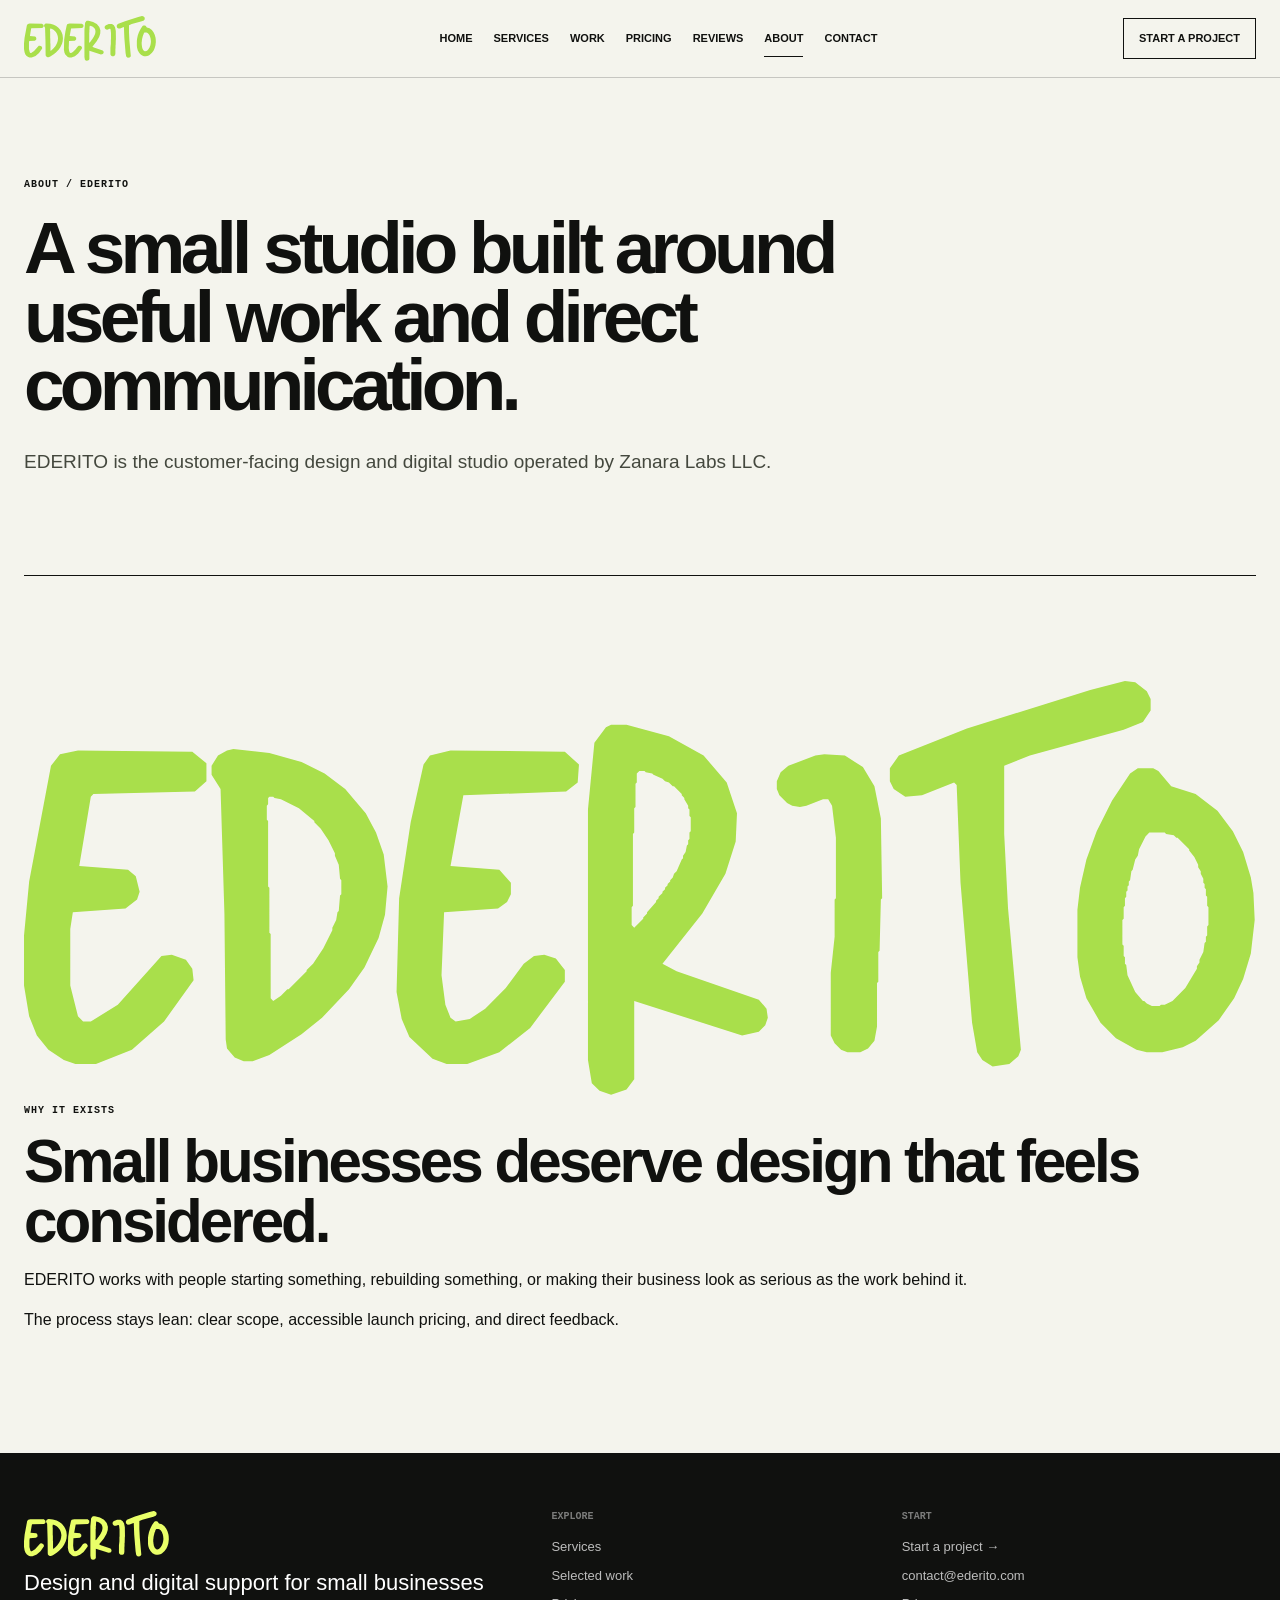
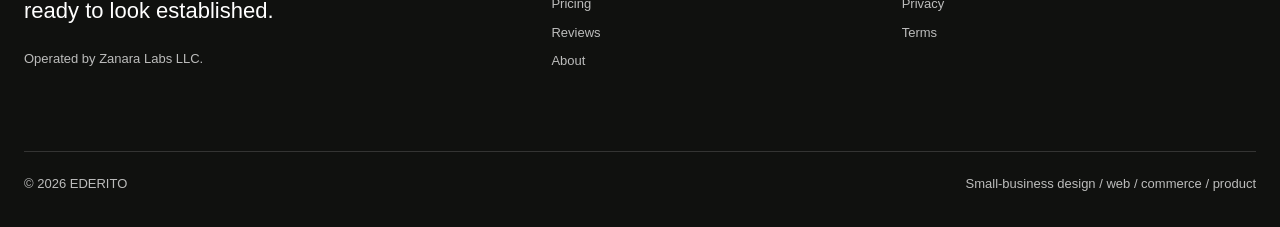
<file: about.html>
<!doctype html><html><head><meta charset="utf-8"><meta name="viewport" content="width=device-width,initial-scale=1"><title>About — EDERITO</title><link rel="stylesheet" href="styles.css?v=6"></head><body data-page="about"><header id="siteHeader"></header><main><section class="page-intro shell"><span class="micro">ABOUT / EDERITO</span><h1>A small studio built around useful work and direct communication.</h1><p>EDERITO is the customer-facing design and digital studio operated by Zanara Labs LLC.</p></section><section class="shell split section"><div class="about-card"><img src="assets/ederito-logo.svg" alt="EDERITO"></div><div><span class="micro">WHY IT EXISTS</span><h2>Small businesses deserve design that feels considered.</h2><p>EDERITO works with people starting something, rebuilding something, or making their business look as serious as the work behind it.</p><p>The process stays lean: clear scope, accessible launch pricing, and direct feedback.</p></div></section></main><footer id="siteFooter"></footer><script src="script.js?v=6" defer></script></body></html>
</file>
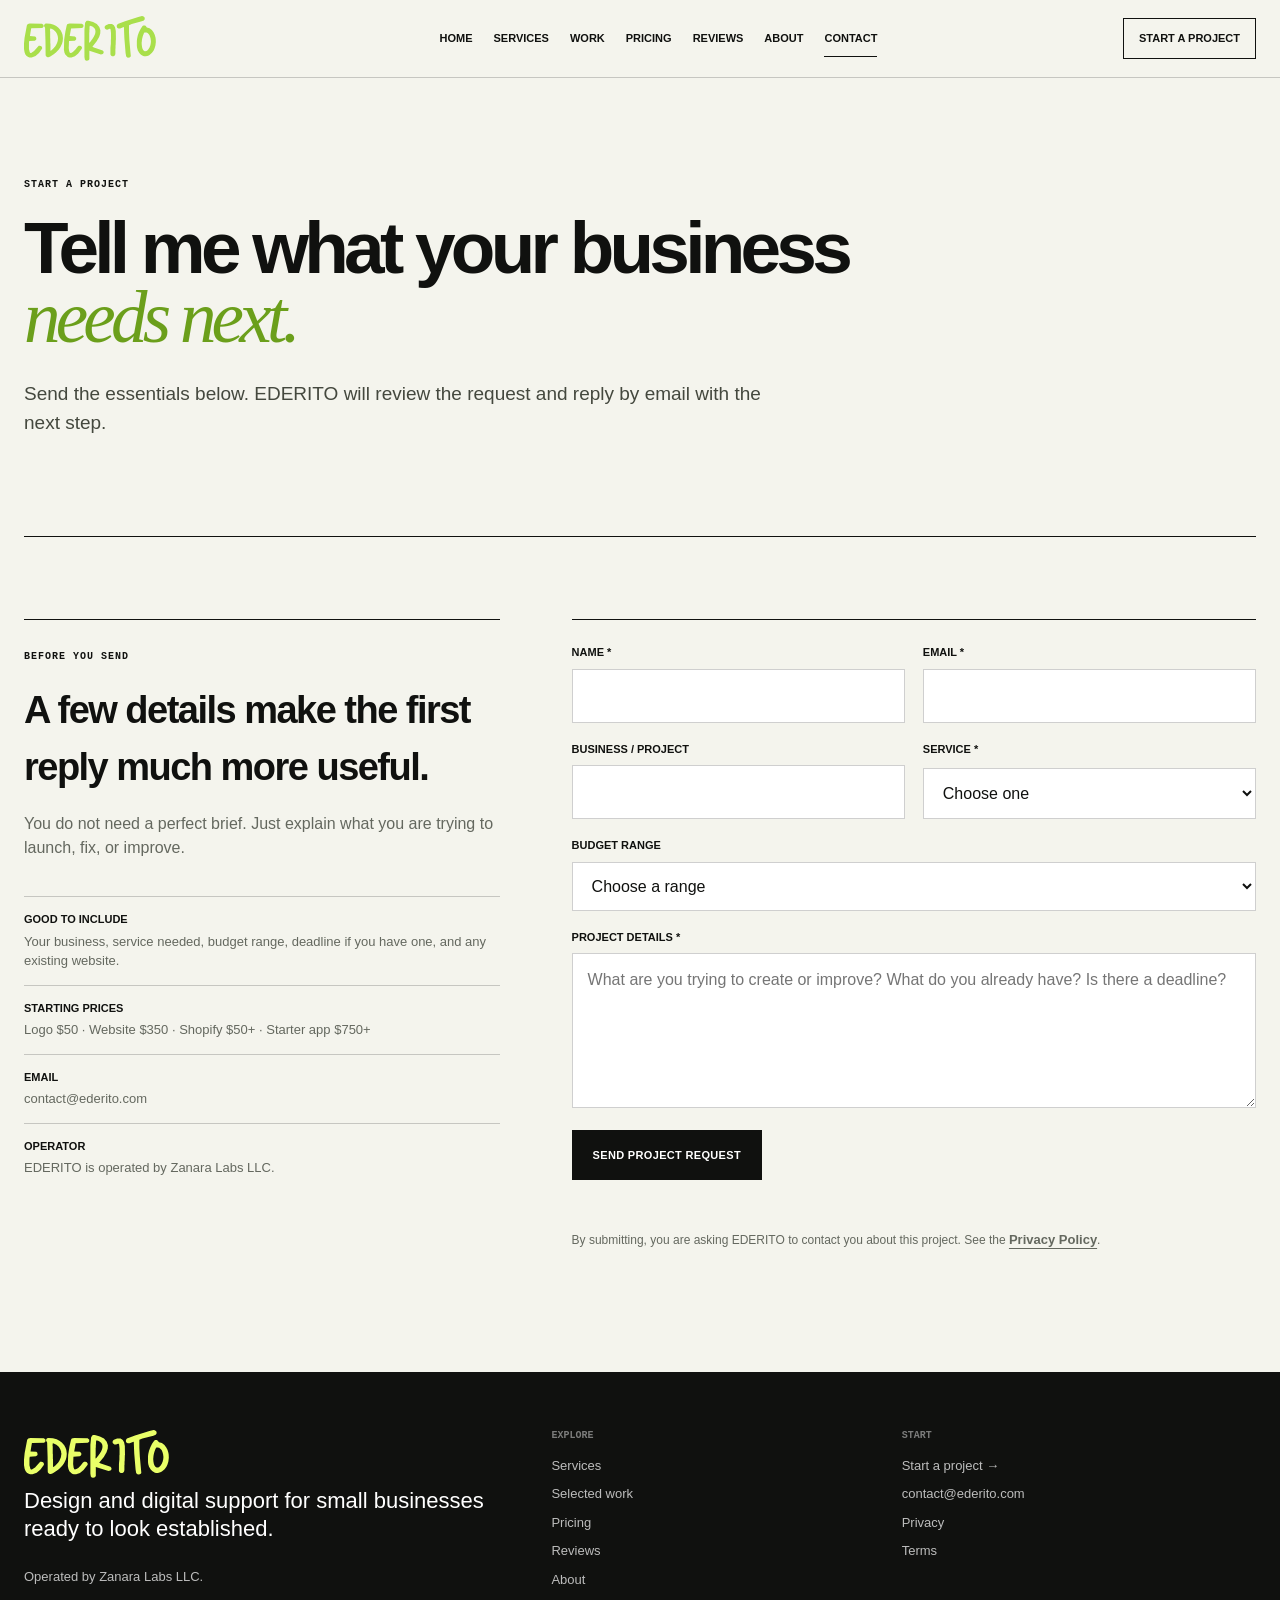
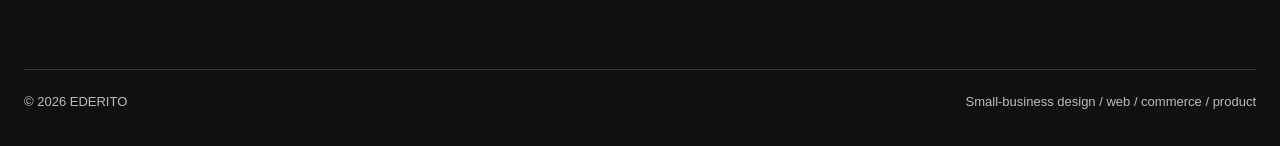
<file: contact.html>
<!doctype html><html lang="en"><head><meta charset="utf-8"><meta name="viewport" content="width=device-width,initial-scale=1"><title>Start a Project — EDERITO</title><meta name="description" content="Start a logo, website, Shopify, app, or custom small-business project with EDERITO."><link rel="stylesheet" href="styles.css?v=7"><script src="https://challenges.cloudflare.com/turnstile/v0/api.js" async defer></script></head><body data-page="contact"><header id="siteHeader"></header><main><section class="page-intro shell"><span class="micro">START A PROJECT</span><h1>Tell me what your business <em>needs next.</em></h1><p>Send the essentials below. EDERITO will review the request and reply by email with the next step.</p></section><section class="shell contact-layout"><aside class="contact-sidebar"><span class="micro">BEFORE YOU SEND</span><h2>A few details make the first reply much more useful.</h2><p class="muted">You do not need a perfect brief. Just explain what you are trying to launch, fix, or improve.</p><div class="contact-facts"><div><strong>Good to include</strong><span>Your business, service needed, budget range, deadline if you have one, and any existing website.</span></div><div><strong>Starting prices</strong><span>Logo $50 · Website $350 · Shopify $50+ · Starter app $750+</span></div><div><strong>Email</strong><span>contact@ederito.com</span></div><div><strong>Operator</strong><span>EDERITO is operated by Zanara Labs LLC.</span></div></div></aside><form class="form" id="contactForm"><div class="field-row"><div class="field"><label for="name">Name *</label><input id="name" name="name" autocomplete="name" required></div><div class="field"><label for="email">Email *</label><input id="email" name="email" type="email" autocomplete="email" required></div></div><div class="field-row"><div class="field"><label for="business">Business / project</label><input id="business" name="business" autocomplete="organization"></div><div class="field"><label for="service">Service *</label><select id="service" name="service" required><option value="">Choose one</option><option>Logo</option><option>Website</option><option>Shopify</option><option>App</option><option>LLC filing assistance</option><option>Custom project</option></select></div></div><div class="field"><label for="budget">Budget range</label><select id="budget" name="budget"><option value="">Choose a range</option><option>Under $100</option><option>$100–$349</option><option>$350–$749</option><option>$750–$1,499</option><option>$1,500+</option><option>Not sure yet</option></select></div><div class="field"><label for="details">Project details *</label><textarea id="details" name="details" placeholder="What are you trying to create or improve? What do you already have? Is there a deadline?" required></textarea></div><div class="honeypot"><label>Website<input name="website" tabindex="-1" autocomplete="off"></label></div><div class="cf-turnstile" data-sitekey="0x4AAAAAAEPx2Q9-ef5k4bbI" data-action="contact" data-theme="auto"></div><button class="button dark" type="submit">Send project request</button><p id="contactStatus" class="form-status" aria-live="polite"></p><p class="service-note">By submitting, you are asking EDERITO to contact you about this project. See the <a class="text-link" href="privacy.html">Privacy Policy</a>.</p></form></section></main><footer id="siteFooter"></footer><script src="script.js?v=7" defer></script></body></html>
</file>
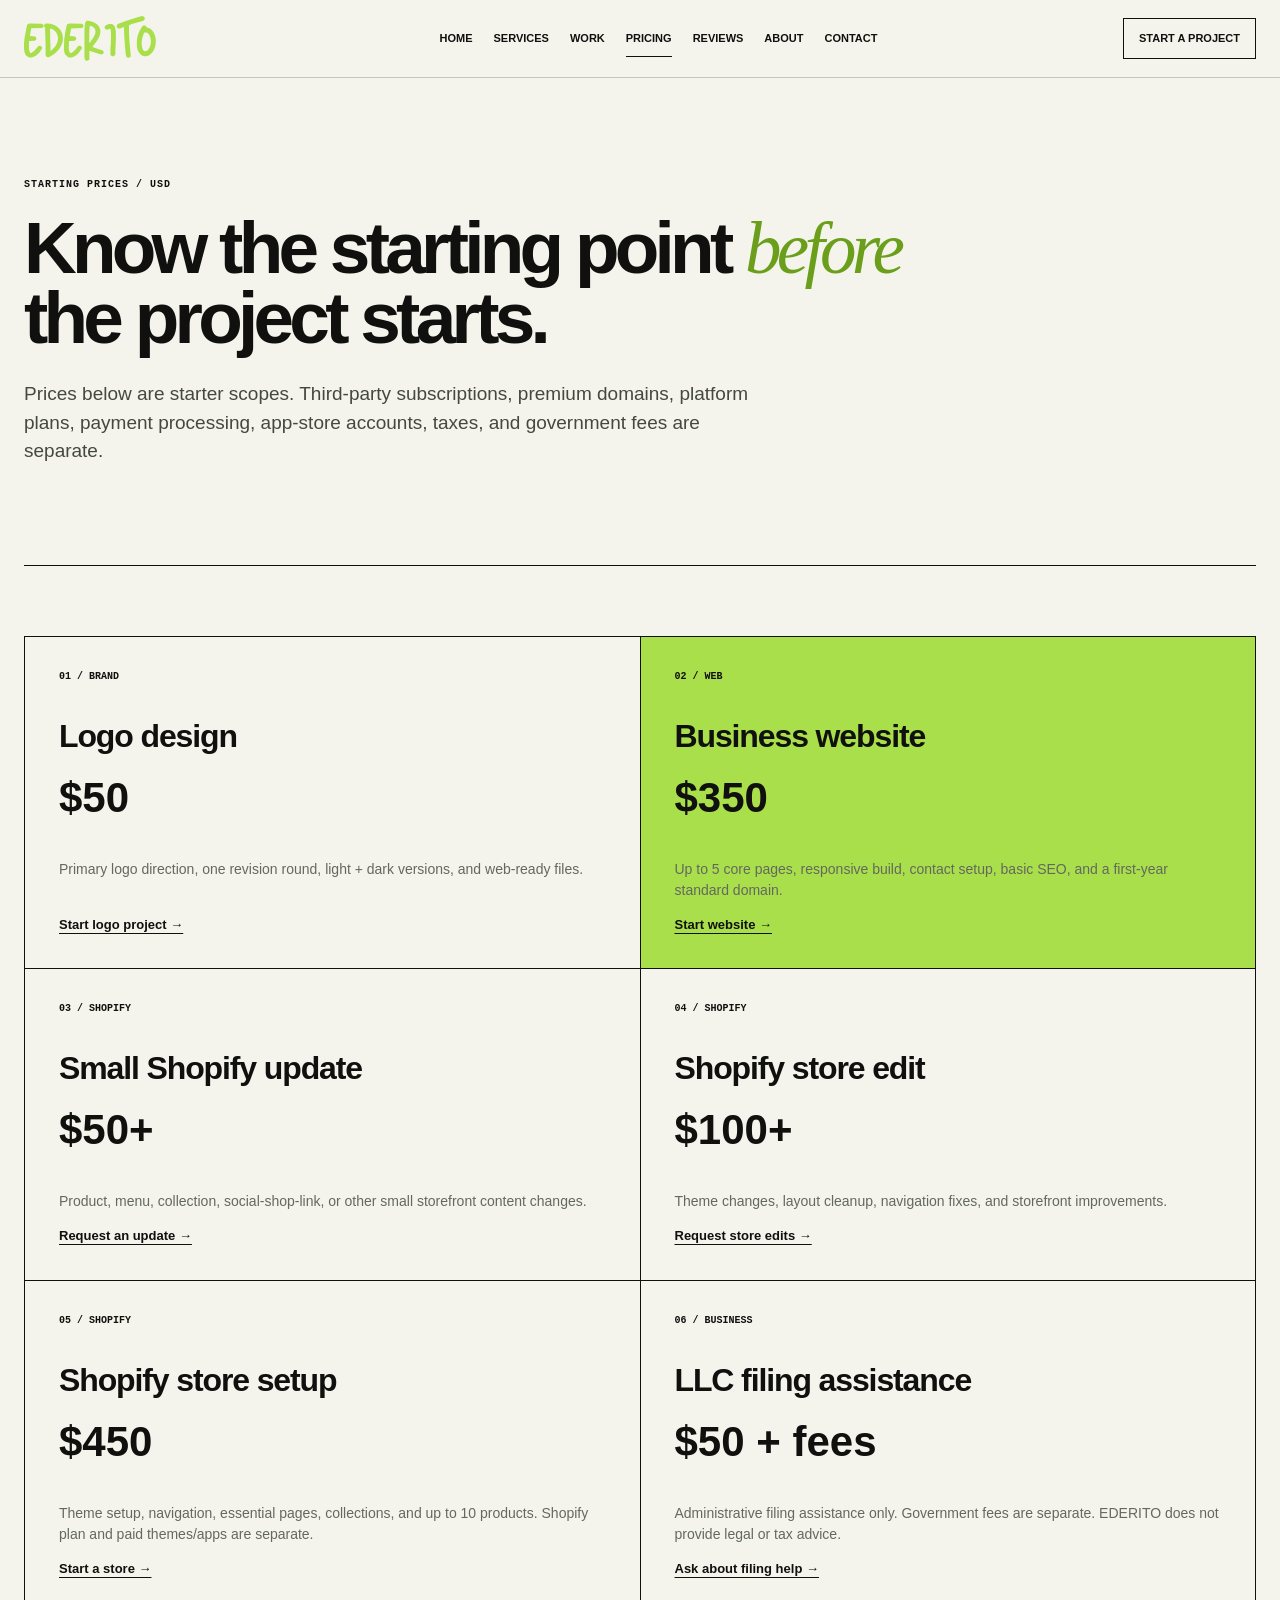
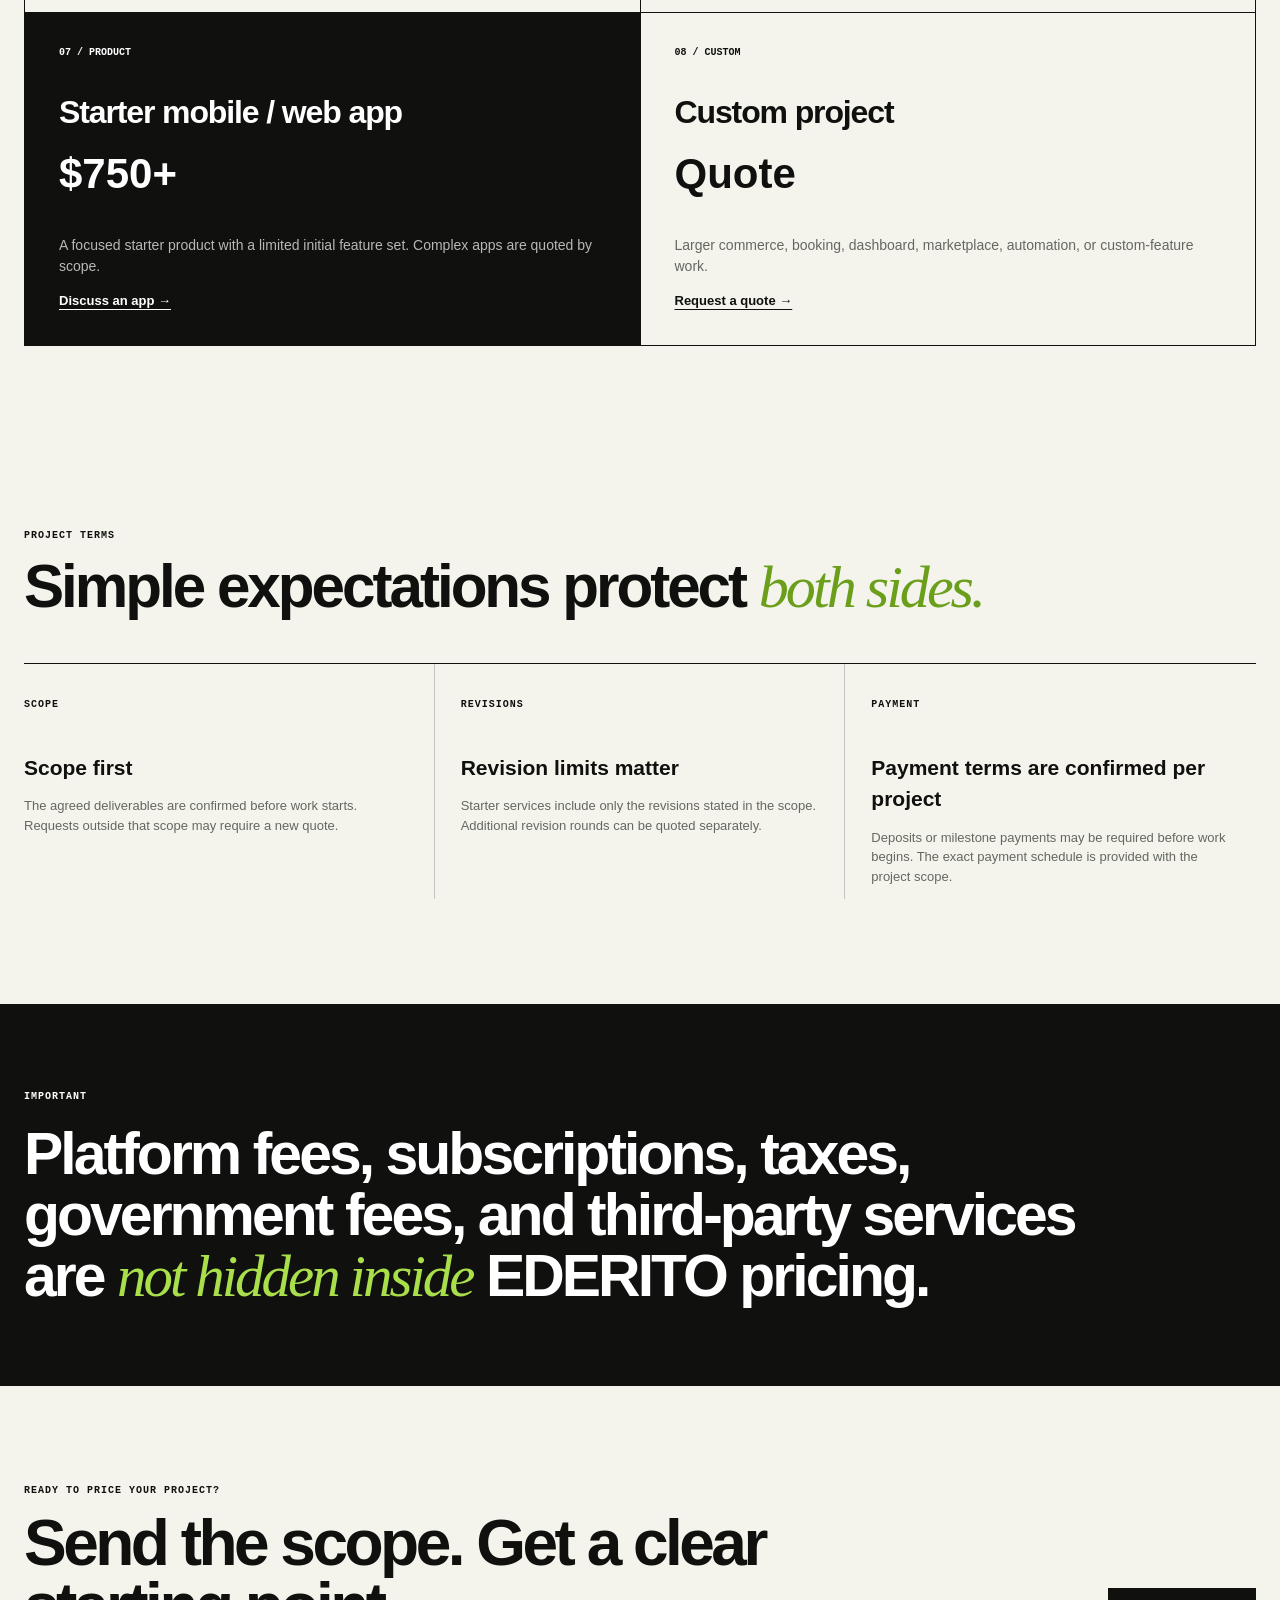
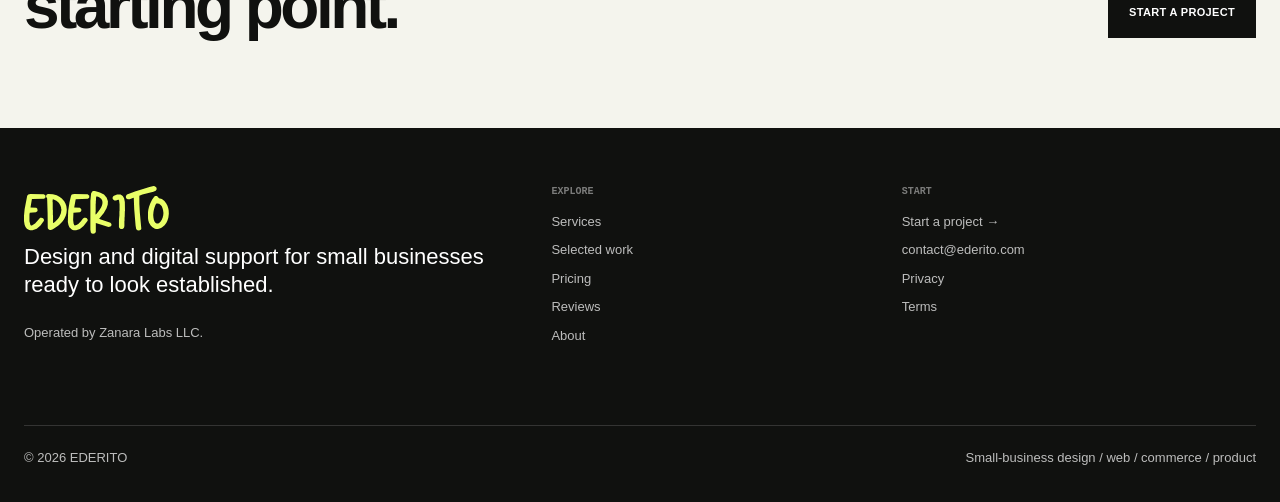
<file: pricing.html>
<!doctype html><html lang="en"><head><meta charset="utf-8"><meta name="viewport" content="width=device-width,initial-scale=1"><title>Pricing — EDERITO</title><meta name="description" content="Transparent starting prices and project scope for EDERITO logo, website, Shopify, app, and filing services."><link rel="stylesheet" href="styles.css?v=7"></head><body data-page="pricing"><header id="siteHeader"></header><main><section class="page-intro shell"><span class="micro">STARTING PRICES / USD</span><h1>Know the starting point <em>before</em> the project starts.</h1><p>Prices below are starter scopes. Third-party subscriptions, premium domains, platform plans, payment processing, app-store accounts, taxes, and government fees are separate.</p></section><section class="shell"><div class="price-grid"><article class="price-card" id="logo"><span>01 / BRAND</span><h2>Logo design</h2><strong>$50</strong><p>Primary logo direction, one revision round, light + dark versions, and web-ready files.</p><a class="text-link" href="contact.html">Start logo project →</a></article><article class="price-card green" id="website"><span>02 / WEB</span><h2>Business website</h2><strong>$350</strong><p>Up to 5 core pages, responsive build, contact setup, basic SEO, and a first-year standard domain.</p><a class="text-link" href="contact.html">Start website →</a></article><article class="price-card" id="shopify"><span>03 / SHOPIFY</span><h2>Small Shopify update</h2><strong>$50+</strong><p>Product, menu, collection, social-shop-link, or other small storefront content changes.</p><a class="text-link" href="contact.html">Request an update →</a></article><article class="price-card"><span>04 / SHOPIFY</span><h2>Shopify store edit</h2><strong>$100+</strong><p>Theme changes, layout cleanup, navigation fixes, and storefront improvements.</p><a class="text-link" href="contact.html">Request store edits →</a></article><article class="price-card"><span>05 / SHOPIFY</span><h2>Shopify store setup</h2><strong>$450</strong><p>Theme setup, navigation, essential pages, collections, and up to 10 products. Shopify plan and paid themes/apps are separate.</p><a class="text-link" href="contact.html">Start a store →</a></article><article class="price-card" id="llc"><span>06 / BUSINESS</span><h2>LLC filing assistance</h2><strong>$50 + fees</strong><p>Administrative filing assistance only. Government fees are separate. EDERITO does not provide legal or tax advice.</p><a class="text-link" href="contact.html">Ask about filing help →</a></article><article class="price-card dark" id="apps"><span>07 / PRODUCT</span><h2>Starter mobile / web app</h2><strong>$750+</strong><p>A focused starter product with a limited initial feature set. Complex apps are quoted by scope.</p><a class="text-link" href="contact.html">Discuss an app →</a></article><article class="price-card"><span>08 / CUSTOM</span><h2>Custom project</h2><strong>Quote</strong><p>Larger commerce, booking, dashboard, marketplace, automation, or custom-feature work.</p><a class="text-link" href="contact.html">Request a quote →</a></article></div></section><section class="shell section"><div class="section-head"><div><span class="micro">PROJECT TERMS</span><h2>Simple expectations protect <em>both sides.</em></h2></div></div><div class="terms-grid"><article><span class="micro">SCOPE</span><h3>Scope first</h3><p>The agreed deliverables are confirmed before work starts. Requests outside that scope may require a new quote.</p></article><article><span class="micro">REVISIONS</span><h3>Revision limits matter</h3><p>Starter services include only the revisions stated in the scope. Additional revision rounds can be quoted separately.</p></article><article><span class="micro">PAYMENT</span><h3>Payment terms are confirmed per project</h3><p>Deposits or milestone payments may be required before work begins. The exact payment schedule is provided with the project scope.</p></article></div></section><section class="black-band"><div class="shell"><span class="micro">IMPORTANT</span><h2>Platform fees, subscriptions, taxes, government fees, and third-party services are <em>not hidden inside</em> EDERITO pricing.</h2></div></section><section class="cta-band"><div class="shell cta-grid"><div><span class="micro">READY TO PRICE YOUR PROJECT?</span><h2>Send the scope. Get a clear starting point.</h2></div><a class="button dark" href="contact.html">Start a project</a></div></section></main><footer id="siteFooter"></footer><script src="script.js?v=7" defer></script></body></html>
</file>
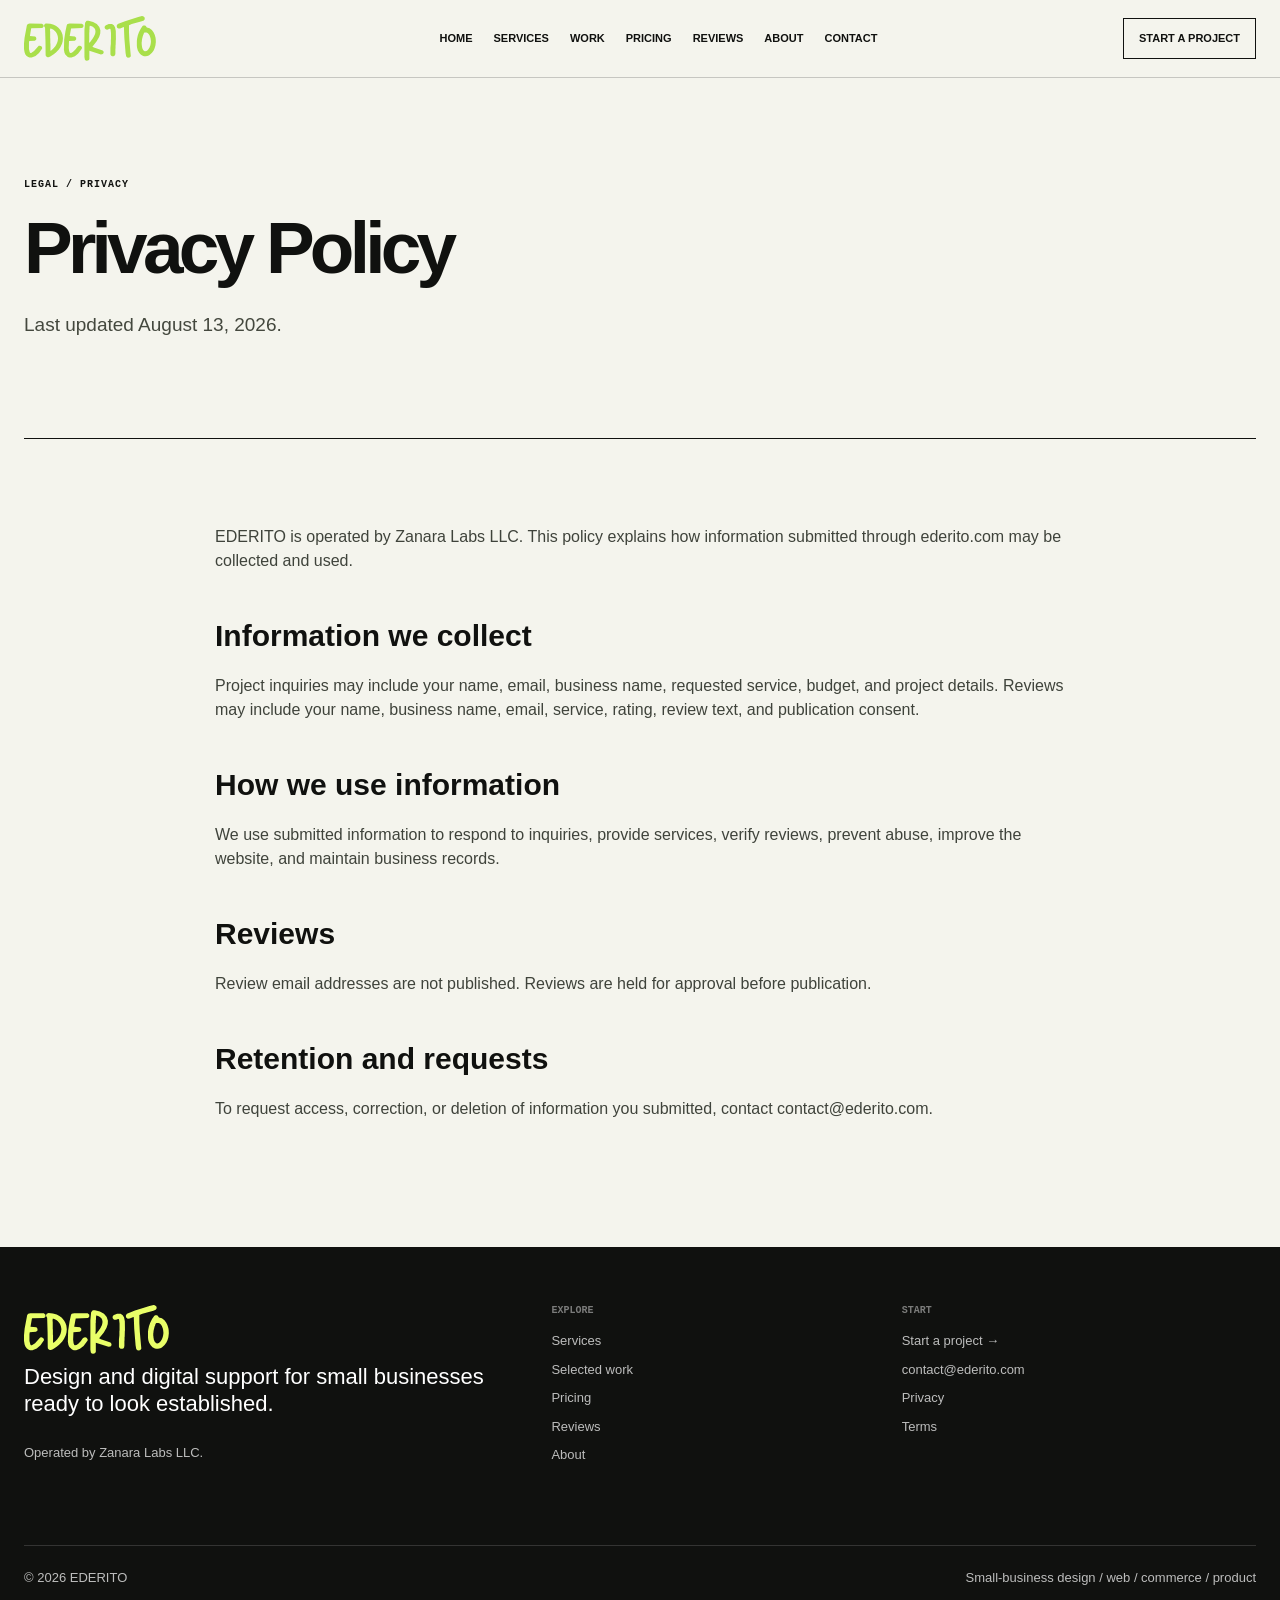
<file: privacy.html>
<!doctype html><html><head><meta charset="utf-8"><meta name="viewport" content="width=device-width,initial-scale=1"><title>Privacy Policy — EDERITO</title><link rel="stylesheet" href="styles.css?v=6"></head><body><header id="siteHeader"></header><main><section class="page-intro shell"><span class="micro">LEGAL / PRIVACY</span><h1>Privacy Policy</h1><p>Last updated August 13, 2026.</p></section><article class="shell legal-copy"><p>EDERITO is operated by Zanara Labs LLC. This policy explains how information submitted through ederito.com may be collected and used.</p><h2>Information we collect</h2><p>Project inquiries may include your name, email, business name, requested service, budget, and project details. Reviews may include your name, business name, email, service, rating, review text, and publication consent.</p><h2>How we use information</h2><p>We use submitted information to respond to inquiries, provide services, verify reviews, prevent abuse, improve the website, and maintain business records.</p><h2>Reviews</h2><p>Review email addresses are not published. Reviews are held for approval before publication.</p><h2>Retention and requests</h2><p>To request access, correction, or deletion of information you submitted, contact contact@ederito.com.</p></article></main><footer id="siteFooter"></footer><script src="script.js?v=6" defer></script></body></html>
</file>
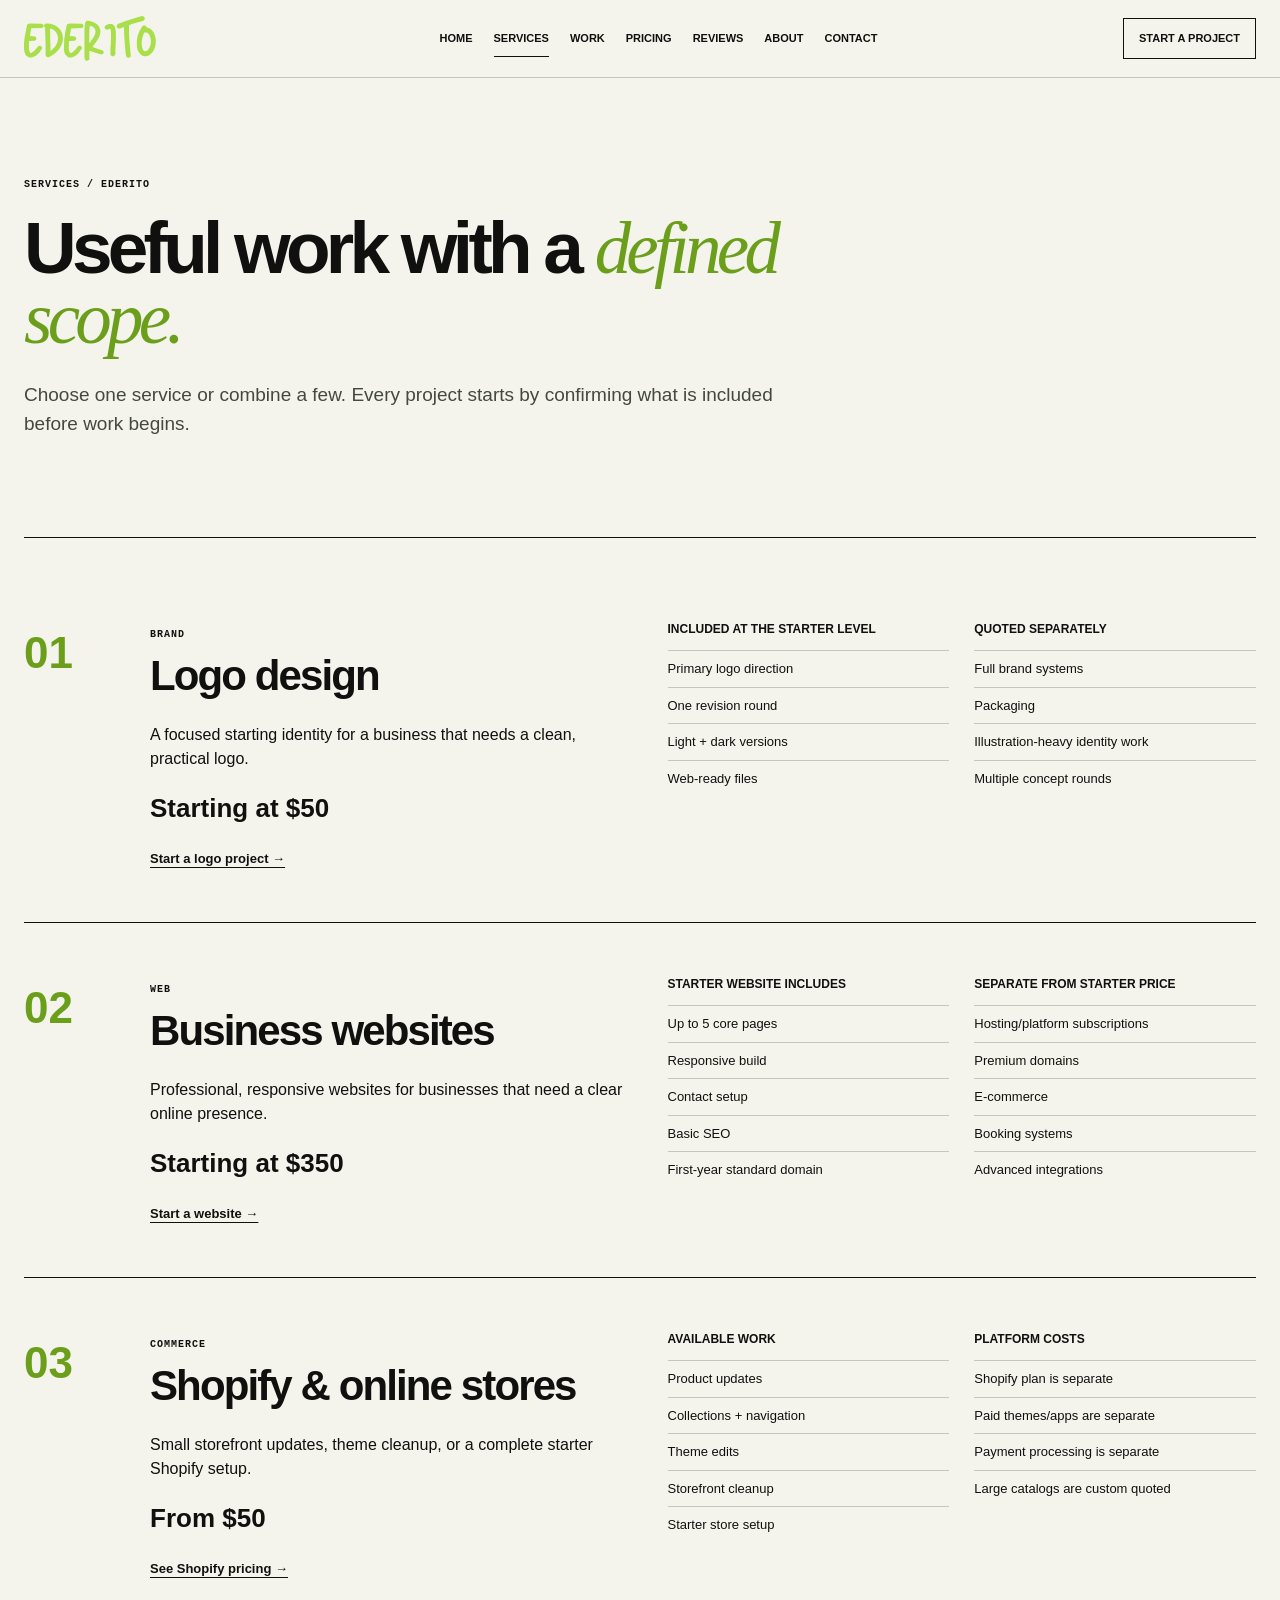
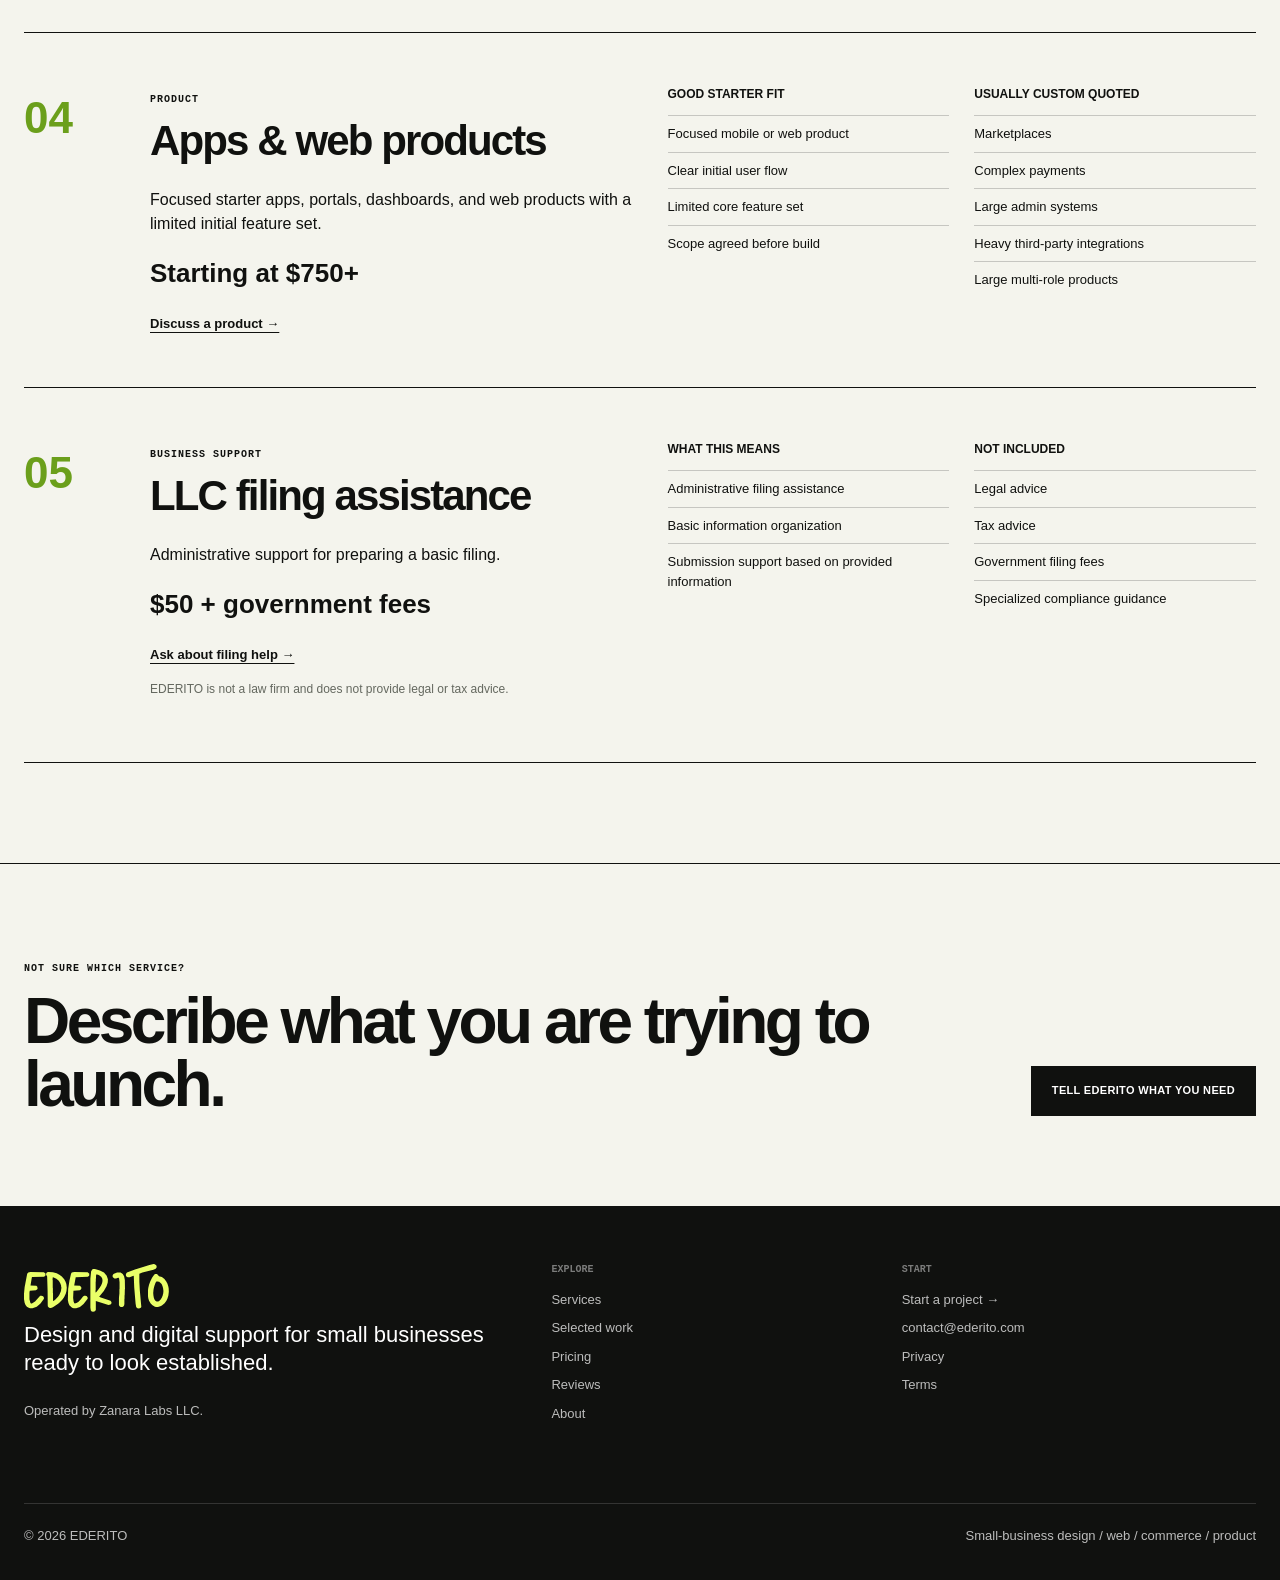
<file: services.html>
<!doctype html><html lang="en"><head><meta charset="utf-8"><meta name="viewport" content="width=device-width,initial-scale=1"><title>Services — EDERITO</title><meta name="description" content="Logo, website, Shopify, app, and business launch support for small businesses."><link rel="stylesheet" href="styles.css?v=7"></head><body data-page="services"><header id="siteHeader"></header><main><section class="page-intro shell"><span class="micro">SERVICES / EDERITO</span><h1>Useful work with a <em>defined scope.</em></h1><p>Choose one service or combine a few. Every project starts by confirming what is included before work begins.</p></section><section class="shell service-stack"><article class="service-block" id="logo"><div class="service-block-number">01</div><div><span class="micro">BRAND</span><h2>Logo design</h2><p>A focused starting identity for a business that needs a clean, practical logo.</p><div class="service-price">Starting at $50</div><a class="text-link" href="contact.html">Start a logo project →</a></div><div class="service-details"><div><h3>Included at the starter level</h3><ul><li>Primary logo direction</li><li>One revision round</li><li>Light + dark versions</li><li>Web-ready files</li></ul></div><div><h3>Quoted separately</h3><ul><li>Full brand systems</li><li>Packaging</li><li>Illustration-heavy identity work</li><li>Multiple concept rounds</li></ul></div></div></article><article class="service-block" id="website"><div class="service-block-number">02</div><div><span class="micro">WEB</span><h2>Business websites</h2><p>Professional, responsive websites for businesses that need a clear online presence.</p><div class="service-price">Starting at $350</div><a class="text-link" href="contact.html">Start a website →</a></div><div class="service-details"><div><h3>Starter website includes</h3><ul><li>Up to 5 core pages</li><li>Responsive build</li><li>Contact setup</li><li>Basic SEO</li><li>First-year standard domain</li></ul></div><div><h3>Separate from starter price</h3><ul><li>Hosting/platform subscriptions</li><li>Premium domains</li><li>E-commerce</li><li>Booking systems</li><li>Advanced integrations</li></ul></div></div></article><article class="service-block" id="shopify"><div class="service-block-number">03</div><div><span class="micro">COMMERCE</span><h2>Shopify & online stores</h2><p>Small storefront updates, theme cleanup, or a complete starter Shopify setup.</p><div class="service-price">From $50</div><a class="text-link" href="pricing.html#shopify">See Shopify pricing →</a></div><div class="service-details"><div><h3>Available work</h3><ul><li>Product updates</li><li>Collections + navigation</li><li>Theme edits</li><li>Storefront cleanup</li><li>Starter store setup</li></ul></div><div><h3>Platform costs</h3><ul><li>Shopify plan is separate</li><li>Paid themes/apps are separate</li><li>Payment processing is separate</li><li>Large catalogs are custom quoted</li></ul></div></div></article><article class="service-block" id="apps"><div class="service-block-number">04</div><div><span class="micro">PRODUCT</span><h2>Apps & web products</h2><p>Focused starter apps, portals, dashboards, and web products with a limited initial feature set.</p><div class="service-price">Starting at $750+</div><a class="text-link" href="contact.html">Discuss a product →</a></div><div class="service-details"><div><h3>Good starter fit</h3><ul><li>Focused mobile or web product</li><li>Clear initial user flow</li><li>Limited core feature set</li><li>Scope agreed before build</li></ul></div><div><h3>Usually custom quoted</h3><ul><li>Marketplaces</li><li>Complex payments</li><li>Large admin systems</li><li>Heavy third-party integrations</li><li>Large multi-role products</li></ul></div></div></article><article class="service-block" id="llc"><div class="service-block-number">05</div><div><span class="micro">BUSINESS SUPPORT</span><h2>LLC filing assistance</h2><p>Administrative support for preparing a basic filing.</p><div class="service-price">$50 + government fees</div><a class="text-link" href="contact.html">Ask about filing help →</a><p class="service-note">EDERITO is not a law firm and does not provide legal or tax advice.</p></div><div class="service-details"><div><h3>What this means</h3><ul><li>Administrative filing assistance</li><li>Basic information organization</li><li>Submission support based on provided information</li></ul></div><div><h3>Not included</h3><ul><li>Legal advice</li><li>Tax advice</li><li>Government filing fees</li><li>Specialized compliance guidance</li></ul></div></div></article></section><section class="cta-band"><div class="shell cta-grid"><div><span class="micro">NOT SURE WHICH SERVICE?</span><h2>Describe what you are trying to launch.</h2></div><a class="button dark" href="contact.html">Tell EDERITO what you need</a></div></section></main><footer id="siteFooter"></footer><script src="script.js?v=7" defer></script></body></html>
</file>
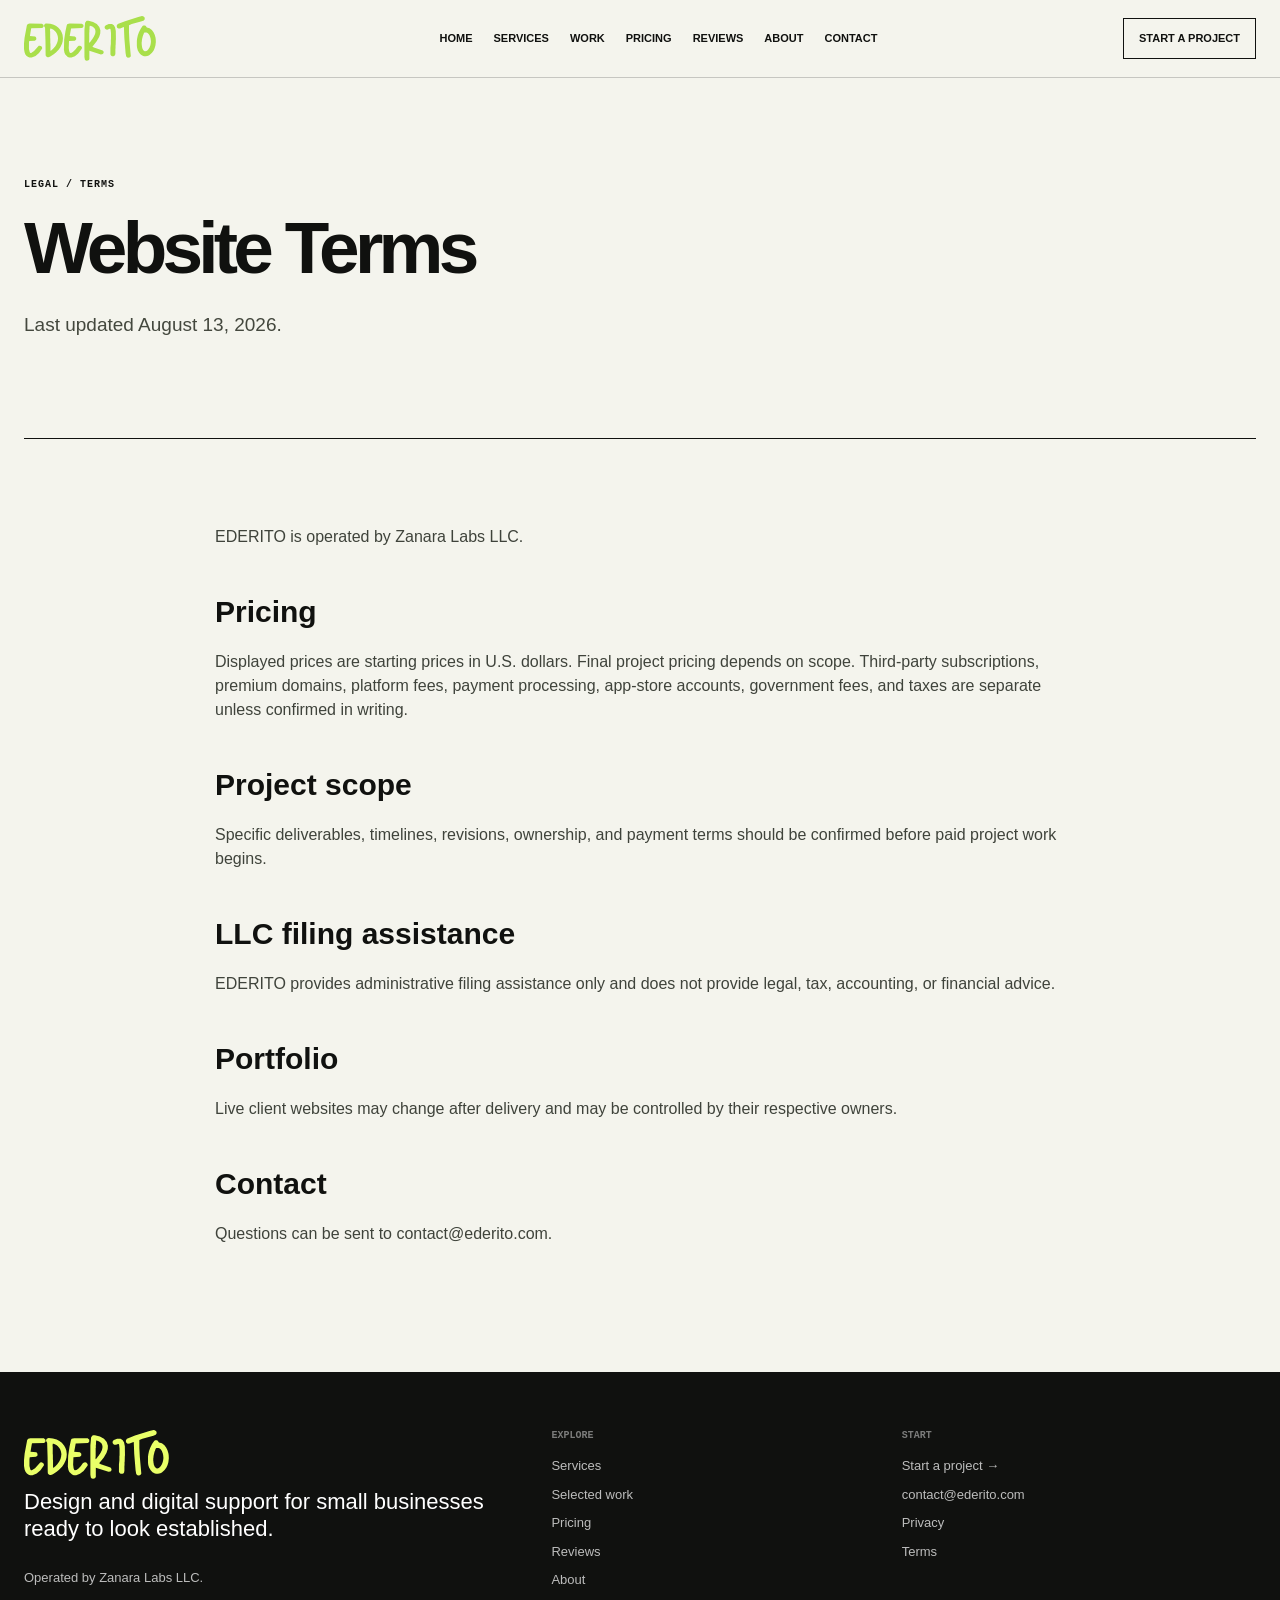
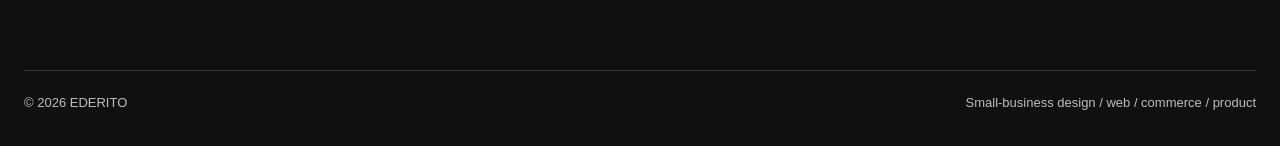
<file: terms.html>
<!doctype html><html><head><meta charset="utf-8"><meta name="viewport" content="width=device-width,initial-scale=1"><title>Terms — EDERITO</title><link rel="stylesheet" href="styles.css?v=6"></head><body><header id="siteHeader"></header><main><section class="page-intro shell"><span class="micro">LEGAL / TERMS</span><h1>Website Terms</h1><p>Last updated August 13, 2026.</p></section><article class="shell legal-copy"><p>EDERITO is operated by Zanara Labs LLC.</p><h2>Pricing</h2><p>Displayed prices are starting prices in U.S. dollars. Final project pricing depends on scope. Third-party subscriptions, premium domains, platform fees, payment processing, app-store accounts, government fees, and taxes are separate unless confirmed in writing.</p><h2>Project scope</h2><p>Specific deliverables, timelines, revisions, ownership, and payment terms should be confirmed before paid project work begins.</p><h2>LLC filing assistance</h2><p>EDERITO provides administrative filing assistance only and does not provide legal, tax, accounting, or financial advice.</p><h2>Portfolio</h2><p>Live client websites may change after delivery and may be controlled by their respective owners.</p><h2>Contact</h2><p>Questions can be sent to contact@ederito.com.</p></article></main><footer id="siteFooter"></footer><script src="script.js?v=6" defer></script></body></html>
</file>
<file: styles.css>
:root{--ink:#10110f;--paper:#f4f4ed;--paper-2:#ecece3;--white:#fff;--green:#a9df4b;--green-deep:#6b9f1b;--line:rgba(16,17,15,.2);--line-dark:rgba(255,255,255,.18);--muted:#64685f;--max:1240px;--serif:Georgia,'Times New Roman',serif;--sans:'Helvetica Neue',Helvetica,Arial,sans-serif}*{box-sizing:border-box}html{scroll-behavior:smooth}body{margin:0;background:var(--paper);color:var(--ink);font-family:var(--sans);line-height:1.5;-webkit-font-smoothing:antialiased}a{color:inherit;text-decoration:none}img{max-width:100%;display:block}button,input,select,textarea{font:inherit}.shell{width:min(calc(100% - 48px),var(--max));margin-inline:auto}.micro{font:700 10px/1.2 ui-monospace,SFMono-Regular,Menlo,Monaco,Consolas,monospace;letter-spacing:.1em;text-transform:uppercase}.muted{color:var(--muted)}.site-header{min-height:78px;display:grid;grid-template-columns:170px minmax(0,1fr) auto;align-items:center;gap:28px;padding:0 max(24px,calc((100vw - var(--max))/2));border-bottom:1px solid var(--line);background:rgba(244,244,237,.96);backdrop-filter:blur(14px);position:sticky;top:0;z-index:50}.brand img{width:132px}.site-nav{min-width:0;display:flex;justify-content:center;align-items:center;gap:21px;font-size:11px;font-weight:700;text-transform:uppercase;white-space:nowrap}.site-nav a{padding:10px 0;border-bottom:1px solid transparent}.site-nav a:hover,.site-nav a.active{border-color:var(--ink)}.header-contact{border:1px solid var(--ink);padding:11px 15px;font-size:11px;font-weight:700;text-transform:uppercase;white-space:nowrap}.header-contact:hover{background:var(--ink);color:var(--white)}.menu-button{display:none;border:0;background:transparent;padding:8px;cursor:pointer}.menu-button span{display:block;width:24px;height:1px;background:var(--ink);margin:5px}.hero{min-height:650px;display:grid;grid-template-columns:minmax(0,1.18fr) minmax(330px,.82fr);gap:72px;align-items:center;padding:86px 0}.hero h1,.page-intro h1{font-size:clamp(52px,5.7vw,86px);line-height:.94;letter-spacing:-.065em;margin:20px 0 28px;max-width:880px}.hero h1 em,.page-intro h1 em{font-family:var(--serif);font-weight:400;color:var(--green-deep)}.hero-copy>p{font-size:20px;max-width:680px;color:#3e423a}.actions{display:flex;gap:22px;align-items:center;margin-top:34px}.button{display:inline-flex;align-items:center;justify-content:center;min-height:50px;padding:0 20px;border:1px solid var(--ink);background:transparent;font-size:11px;font-weight:700;text-transform:uppercase;letter-spacing:.03em;cursor:pointer}.button.dark{background:var(--ink);color:#fff}.button.green{background:var(--green)}.button:hover{transform:translateY(-1px)}.button:disabled{opacity:.55;cursor:not-allowed;transform:none}.text-link{font-size:13px;font-weight:700;text-decoration:underline;text-underline-offset:4px}.hero-summary{border-top:1px solid var(--ink);border-bottom:1px solid var(--ink);padding:25px 0}.hero-summary>img{width:min(100%,315px);margin-bottom:40px}.hero-summary-header{display:flex;justify-content:space-between;gap:20px;align-items:end}.hero-summary-header strong{font-size:18px}.hero-summary-header span{font-size:12px;color:var(--muted)}.hero-summary-list{margin-top:18px}.hero-summary-list a,.hero-summary-list div{display:grid;grid-template-columns:1fr auto;gap:18px;padding:16px 0;border-top:1px solid var(--line);font-size:14px}.hero-summary-list strong{font-size:18px}.green-rule{height:12px;background:var(--green);width:56%;margin:26px 0}.trust-strip{border-top:1px solid var(--ink);border-bottom:1px solid var(--ink)}.trust-grid{display:grid;grid-template-columns:repeat(4,1fr)}.trust-item{min-height:115px;padding:24px 24px 24px 0;border-right:1px solid var(--line);display:flex;flex-direction:column;justify-content:space-between}.trust-item:not(:first-child){padding-left:24px}.trust-item:last-child{border-right:0}.trust-item strong{font-size:15px}.trust-item span{font-size:12px;color:var(--muted)}.section{padding:105px 0}.section-head{display:flex;align-items:end;justify-content:space-between;gap:30px;margin-bottom:46px}.section-head h2,.split h2,.section-title{font-size:clamp(38px,4.7vw,64px);line-height:1;letter-spacing:-.05em;margin:12px 0 0}.section-head h2 em,.section-title em{font-family:var(--serif);font-weight:400;color:var(--green-deep)}.section-lede{max-width:650px;font-size:18px;color:var(--muted)}.black-band{background:var(--ink);color:#fff;padding:78px 0}.black-band h2{font-size:clamp(34px,4.6vw,66px);line-height:1.03;letter-spacing:-.05em;max-width:1080px;margin:18px 0 0}.black-band h2 em{font-family:var(--serif);font-weight:400;color:var(--green)}.package-grid{display:grid;grid-template-columns:repeat(4,1fr);border-top:1px solid var(--ink);border-left:1px solid var(--ink)}.package-card{min-height:410px;border-right:1px solid var(--ink);border-bottom:1px solid var(--ink);padding:26px;display:flex;flex-direction:column;background:transparent}.package-card.featured{background:var(--green)}.package-card .package-number{font:700 10px ui-monospace,monospace}.package-card h3{font-size:28px;letter-spacing:-.035em;margin:38px 0 8px}.package-price{font-size:35px;font-weight:700;margin:0 0 18px}.package-card p{font-size:14px;color:#484c44}.package-card ul{list-style:none;padding:0;margin:18px 0 26px}.package-card li{padding:8px 0;border-top:1px solid var(--line);font-size:13px}.package-card .text-link{margin-top:auto}.work-grid{display:grid;grid-template-columns:repeat(2,1fr);gap:38px}.work-card{border-top:1px solid var(--ink);padding-top:12px}.work-card-image{aspect-ratio:16/10;background:var(--paper-2);overflow:hidden;border:1px solid var(--line)}.work-card-image img{width:100%;height:100%;object-fit:cover;object-position:top;transition:transform .4s ease}.work-card:hover .work-card-image img{transform:scale(1.015)}.work-card-meta{display:grid;grid-template-columns:40px 1fr auto;gap:14px;padding-top:15px;align-items:end}.work-card-meta span{font:700 10px ui-monospace,monospace}.work-card-meta h3,.work-card-meta h2{font-size:30px;letter-spacing:-.04em;margin:0}.work-card-meta small{color:var(--muted);text-align:right}.work-card-note{font-size:13px;color:var(--muted);margin:10px 0 0}.work-band{background:var(--ink);color:#fff;padding:105px 0}.work-band .work-card{border-top-color:rgba(255,255,255,.45)}.work-band .work-card-image{border-color:var(--line-dark);background:#252622}.work-band .work-card-meta small,.work-band .work-card-note{color:rgba(255,255,255,.62)}.work-band .text-link{color:#fff}.process-grid{display:grid;grid-template-columns:repeat(4,1fr);border-top:1px solid var(--ink)}.process-step{padding:24px 26px 0 0;min-height:220px;border-right:1px solid var(--line)}.process-step:not(:first-child){padding-left:26px}.process-step:last-child{border-right:0}.process-step span{font:700 10px ui-monospace,monospace}.process-step h3{font-size:23px;letter-spacing:-.03em;margin:48px 0 10px}.process-step p{font-size:14px;color:var(--muted)}.quote-band{background:var(--green);padding:80px 0}.quote-band blockquote{font-size:clamp(34px,4.4vw,62px);line-height:1.03;letter-spacing:-.045em;margin:0;max-width:1100px}.quote-band footer{margin-top:24px;font-size:13px}.cta-band{border-top:1px solid var(--ink);padding:90px 0}.cta-grid{display:grid;grid-template-columns:1fr auto;gap:40px;align-items:end}.cta-grid h2{font-size:clamp(40px,5vw,70px);line-height:.98;letter-spacing:-.055em;margin:12px 0 0;max-width:860px}.page-intro{padding:92px 0 80px;border-bottom:1px solid var(--ink)}.page-intro p{max-width:760px;font-size:19px;color:#44483e}.service-stack{padding:30px 0 100px}.service-block{display:grid;grid-template-columns:90px minmax(0,.9fr) minmax(300px,1.1fr);gap:36px;padding:52px 0;border-bottom:1px solid var(--ink)}.service-block-number{font-size:44px;font-weight:700;color:var(--green-deep)}.service-block h2{font-size:42px;letter-spacing:-.045em;margin:0 0 10px}.service-block .service-price{font-size:26px;font-weight:700;margin:18px 0}.service-details{display:grid;grid-template-columns:1fr 1fr;gap:25px}.service-details h3{font-size:12px;text-transform:uppercase;margin:0 0 12px}.service-details ul{list-style:none;margin:0;padding:0}.service-details li{padding:8px 0;border-top:1px solid var(--line);font-size:13px}.service-note{font-size:12px;color:var(--muted);margin-top:14px}.price-grid{display:grid;grid-template-columns:repeat(2,1fr);gap:1px;background:var(--ink);padding:1px;margin:70px 0}.price-card{background:var(--paper);padding:34px;min-height:300px;display:flex;flex-direction:column}.price-card.green{background:var(--green)}.price-card.dark{background:var(--ink);color:#fff}.price-card span{font:700 10px ui-monospace,monospace}.price-card h2{font-size:32px;letter-spacing:-.035em;margin:30px 0 6px}.price-card strong{font-size:42px;margin-bottom:16px}.price-card p{font-size:14px;color:var(--muted)}.price-card.dark p{color:rgba(255,255,255,.7)}.price-card .text-link{margin-top:auto}.terms-grid{display:grid;grid-template-columns:repeat(3,1fr);border-top:1px solid var(--ink)}.terms-grid article{padding:26px 26px 0 0;border-right:1px solid var(--line);min-height:210px}.terms-grid article:not(:first-child){padding-left:26px}.terms-grid article:last-child{border-right:0}.terms-grid h3{font-size:21px;margin:38px 0 8px}.terms-grid p{font-size:13px;color:var(--muted)}.portfolio-grid{display:grid;grid-template-columns:1fr 1fr;gap:38px;padding:70px 0 100px}.project-card{border-top:1px solid var(--ink);padding-top:12px}.project-shot{aspect-ratio:16/10;overflow:hidden;background:var(--paper-2);border:1px solid var(--line)}.project-shot img{width:100%;height:100%;object-fit:cover;object-position:top;transition:transform .4s ease}.project-card:hover .project-shot img{transform:scale(1.015)}.project-meta{display:grid;grid-template-columns:40px 1fr auto;gap:14px;align-items:end;padding-top:15px}.project-meta span{font:700 10px ui-monospace,monospace}.project-meta h2{font-size:30px;margin:0;letter-spacing:-.04em}.project-meta small{color:var(--muted);text-align:right}.project-description{font-size:13px;color:var(--muted);margin:10px 0 0 54px}.about-grid{display:grid;grid-template-columns:.85fr 1.15fr;gap:75px;padding:90px 0 105px}.about-mark{border-top:1px solid var(--ink);border-bottom:1px solid var(--ink);padding:36px 0;min-height:360px;display:flex;align-items:flex-start}.about-mark img{width:min(100%,360px)}.about-copy h2{font-size:clamp(38px,4.5vw,60px);line-height:1;letter-spacing:-.045em;margin:12px 0 30px}.about-copy p{font-size:18px;max-width:650px}.principles{display:grid;grid-template-columns:repeat(3,1fr);gap:1px;background:var(--ink);padding:1px}.principle{background:var(--paper);padding:30px;min-height:250px}.principle span{font:700 10px ui-monospace,monospace}.principle h3{font-size:24px;margin:55px 0 10px}.principle p{font-size:13px;color:var(--muted)}.contact-layout,.review-layout{display:grid;grid-template-columns:.82fr 1.18fr;gap:72px;padding:82px 0 110px}.contact-sidebar,.review-sidebar{border-top:1px solid var(--ink);padding-top:22px}.contact-sidebar h2,.review-sidebar h2{font-size:38px;letter-spacing:-.04em;margin:16px 0}.contact-facts{margin-top:36px}.contact-facts div{padding:14px 0;border-top:1px solid var(--line);display:grid;gap:4px}.contact-facts strong{font-size:11px;text-transform:uppercase}.contact-facts span{font-size:13px;color:var(--muted)}.form{border-top:1px solid var(--ink);padding-top:24px}.field-row{display:grid;grid-template-columns:1fr 1fr;gap:18px}.field{display:grid;gap:8px;margin-bottom:18px}.field label{font-size:11px;font-weight:700;text-transform:uppercase}.field input,.field select,.field textarea{width:100%;border:1px solid var(--line);background:#fff;padding:14px 15px;color:var(--ink);border-radius:0}.field input:focus,.field select:focus,.field textarea:focus{outline:2px solid var(--green);outline-offset:1px}.field textarea{resize:vertical;min-height:155px}.honeypot{position:absolute!important;left:-9999px!important;opacity:0!important}.form-status{font-size:13px;min-height:22px;margin:14px 0 0;color:var(--muted)}.form-status.success{color:#426f00}.form-status.error{color:#9d2a21}.rating{display:flex;gap:8px;flex-wrap:wrap}.rating label{border:1px solid var(--line);padding:10px 13px;cursor:pointer;background:#fff}.rating input{position:absolute;opacity:0}.rating label:has(input:checked){background:var(--green);border-color:var(--ink)}.consent{display:flex;gap:10px;align-items:flex-start;font-size:13px;margin:18px 0}.cf-turnstile{margin:22px 0}.review-wall{display:grid;grid-template-columns:repeat(2,1fr);gap:22px;margin-top:34px}.review-item{border-top:1px solid var(--ink);border-bottom:1px solid var(--line);padding:24px 0}.review-item .stars{font-size:14px;letter-spacing:.08em}.review-item blockquote{font-family:var(--serif);font-size:23px;line-height:1.35;margin:20px 0}.review-item footer{font-size:12px;color:var(--muted)}.legal-copy{max-width:850px;padding:70px 0 110px}.legal-copy h2{font-size:30px;margin:40px 0 12px}.legal-copy p,.legal-copy li{color:#3f433b}.site-footer{background:var(--ink);color:#fff;padding:58px max(24px,calc((100vw - var(--max))/2)) 34px;display:grid;grid-template-columns:1.6fr 1fr 1.2fr;gap:55px}.site-footer img{width:145px;filter:brightness(1.38)}.site-footer>div{display:grid;align-content:start;gap:9px}.site-footer a,.site-footer span,.site-footer p{font-size:13px;color:rgba(255,255,255,.72);margin:0}.site-footer a:hover{color:#fff}.footer-kicker{font:700 10px ui-monospace,monospace!important;text-transform:uppercase;color:rgba(255,255,255,.45)!important;margin-bottom:6px!important}.footer-cta{font-size:22px!important;color:#fff!important;line-height:1.25;margin-bottom:16px!important}.footer-bottom{grid-column:1/-1;border-top:1px solid rgba(255,255,255,.15);padding-top:22px;margin-top:25px;display:flex!important;flex-direction:row;justify-content:space-between;gap:20px}@media(max-width:1120px){.site-header{grid-template-columns:1fr auto;min-height:72px;padding:0 22px}.site-nav{display:none;position:absolute;top:72px;left:0;right:0;background:var(--paper);padding:22px;flex-direction:column;align-items:flex-start;border-bottom:1px solid var(--ink);gap:6px}.site-nav.open{display:flex}.menu-button{display:block}.header-contact{display:none}.hero{grid-template-columns:1fr;min-height:auto;gap:50px;padding:68px 0}.hero-summary{min-height:auto}.package-grid{grid-template-columns:1fr 1fr}.contact-layout,.review-layout,.about-grid{grid-template-columns:1fr;gap:44px}.service-block{grid-template-columns:70px 1fr}.service-details{grid-column:2}.trust-grid,.process-grid{grid-template-columns:1fr 1fr}.trust-item:nth-child(2){border-right:0}.process-step:nth-child(2){border-right:0}.terms-grid{grid-template-columns:1fr}.terms-grid article{border-right:0;border-bottom:1px solid var(--line);padding:26px 0;min-height:auto}.terms-grid article:not(:first-child){padding-left:0}}@media(max-width:900px){.shell{width:min(calc(100% - 32px),var(--max))}.work-grid,.portfolio-grid,.price-grid{grid-template-columns:1fr}.work-card-meta,.project-meta{grid-template-columns:38px 1fr}.work-card-meta small,.project-meta small{grid-column:2;text-align:left}.project-description{margin-left:52px}.principles{grid-template-columns:1fr}.site-footer{grid-template-columns:1fr 1fr}.site-footer>div:first-child{grid-column:1/-1}}@media(max-width:620px){.hero h1,.page-intro h1{font-size:46px}.hero{padding:56px 0}.section{padding:74px 0}.section-head{align-items:flex-start;flex-direction:column}.actions{align-items:flex-start;flex-direction:column}.trust-grid,.process-grid,.package-grid{grid-template-columns:1fr}.trust-item,.trust-item:not(:first-child),.process-step,.process-step:not(:first-child){border-right:0;padding-left:0;padding-right:0;border-bottom:1px solid var(--line)}.package-card{min-height:auto}.service-block{grid-template-columns:1fr;gap:18px;padding:38px 0}.service-details{grid-column:auto;grid-template-columns:1fr}.service-block-number{font-size:30px}.price-card{padding:28px}.field-row,.review-wall{grid-template-columns:1fr}.cta-grid{grid-template-columns:1fr;align-items:start}.site-footer{grid-template-columns:1fr}.site-footer>div:first-child{grid-column:auto}.footer-bottom{flex-direction:column}.project-description{margin-left:0}.work-card-meta,.project-meta{grid-template-columns:34px 1fr}.review-item blockquote{font-size:21px}}
</file>
